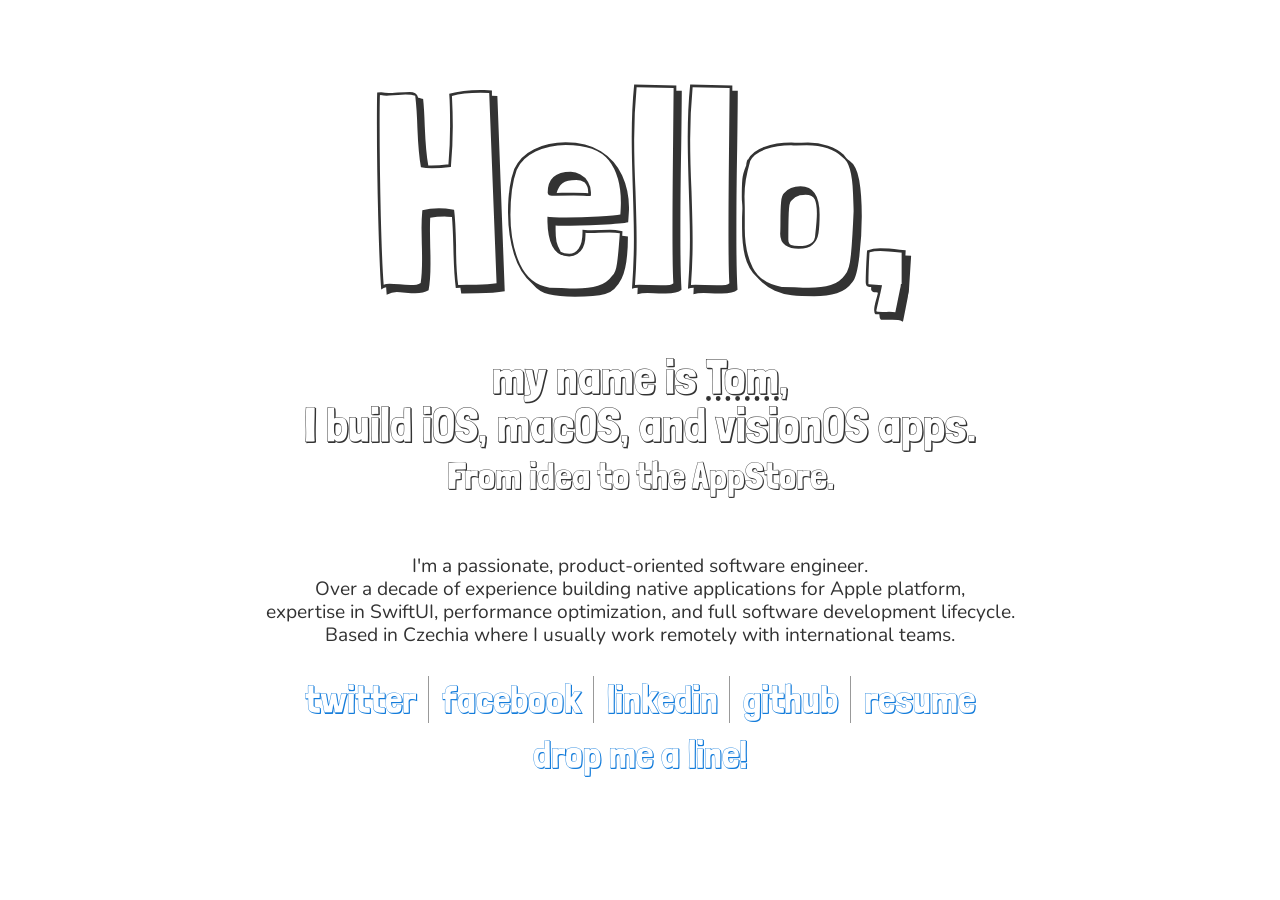
<file: index.html>
<!DOCTYPE html>
<!-- /ht Paul Irish - https://front.ie/j5OMXi -->
<!--[if lt IE 7 ]> <html class="no-js ie6" lang="en"> <![endif]-->
<!--[if IE 7 ]>    <html class="no-js ie7" lang="en"> <![endif]-->
<!--[if IE 8 ]>    <html class="no-js ie8" lang="en"> <![endif]-->
<!--[if (gte IE 9)|!(IE)]><!--> <html class="no-js" lang="en"> <!--<![endif]-->
  <head>
    <meta charset="utf-8">
    <title>Tom Kraina</title>
    
    <!-- /ht Andy Clarke - https://front.ie/lkCwyf -->
    <meta http-equiv="cleartype" content="on">
    <meta http-equiv="X-UA-Compatible" content="IE=edge,chrome=1">
    <meta name="viewport" content="width=device-width, initial-scale=1.0">
    <meta name="description" content="Tom Kraina, iPhone and web applications">
    <meta name="author" content="Tom Kraina, me@tomkraina.com">

    <!-- Le styles -->
    <!-- /ht Jeremy Keith - https://front.ie/mLXiaS -->
    <link rel="stylesheet" href="css/global.css" media="all">
    <link rel="stylesheet" href="css/layout.css" media="all and (min-width: 33.236em)">
    <!-- 30em + (1.618em * 2) = 33.236em / Eliminates potential of horizontal scrolling in most cases -->
    
    <!--[if (lt IE 9) & (!IEMobile)]>
    <link rel="stylesheet" href="css/layout.css" media="all">
    <![endif]-->

    <!-- Le HTML5 shim, for IE6-8 support of HTML5 elements -->
    <!--[if lt IE 9]>
      <script src="https://html5shim.googlecode.com/svn/trunk/html5.js"></script>
    <![endif]-->

    
    <!-- Le fonts -->
    <link href='https://fonts.googleapis.com/css?family=Londrina+Sketch|Londrina+Shadow|Nunito:300,400,600,700' rel='stylesheet' type='text/css'>
  </head>

  <body>

    <div id="container" class="cf">
      
      <header>
        <h1>Hello,</h1>
        <p>
          my name is <abbr title="Tomáš Kraina">Tom</abbr>,<br/>I&nbsp;build&nbsp;<big>iOS</big>, <big>macOS</big>, and <big>visionOS</big> apps.<br/>
          <small>From idea to the AppStore.</small>
        </p>
      </header>
      
      <br/>

      <article id="main" role="main">
        I'm a passionate, product-oriented software engineer.<br/>
        Over a decade of experience building native applications for Apple platform,<br/>
        expertise in SwiftUI, performance optimization, and full software development lifecycle.<br/>
        Based in Czechia where I usually work remotely with international teams.
      </article>
      
      <nav class="links">
        <ul>
          <li><a href="https://twitter.com/krajaac">twitter</a></li>
          <li><a href="https://facebook.com/tom.kraina">facebook</a></li>
          <li><a href="https://linkedin.com/in/tomkraina">linkedin</a></li>
          <li><a href="https://github.com/tomaskraina">github</a></li>
          <li class="last"><a href="resume.html">resume</a></li>
        </ul>
      </nav>
      
      <footer>
        <address><a href="mailto:me@tomkraina.com">drop me a line!</a></address>
      </footer>
      
    </div>


    <!-- Le javascript
    ================================================== -->
    <!-- Placed at the end of the document so the pages load faster -->
    <script src="js/modernizr-1.7.min.js"></script>
    <script type="text/javascript" src="https://ajax.googleapis.com/ajax/libs/jquery/1.7/jquery.min.js"></script>

  </body>
</html>
</file>
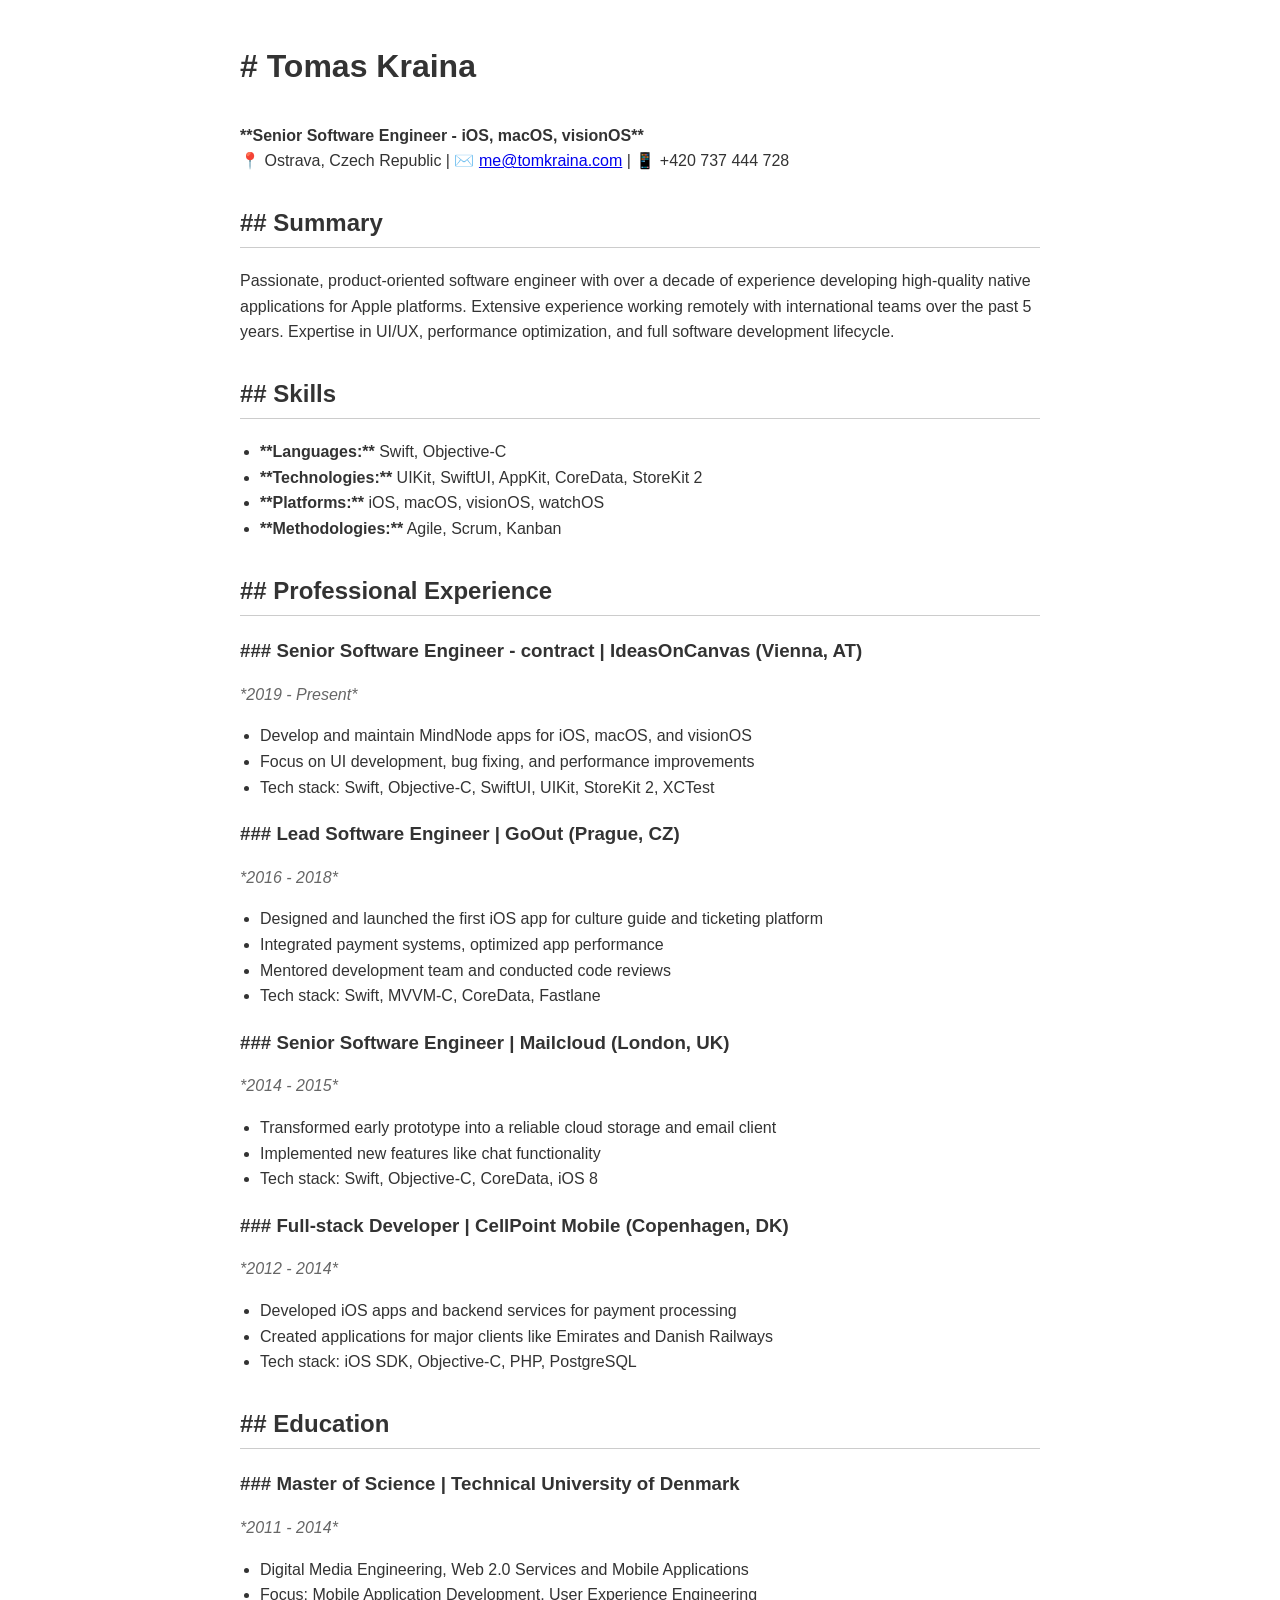
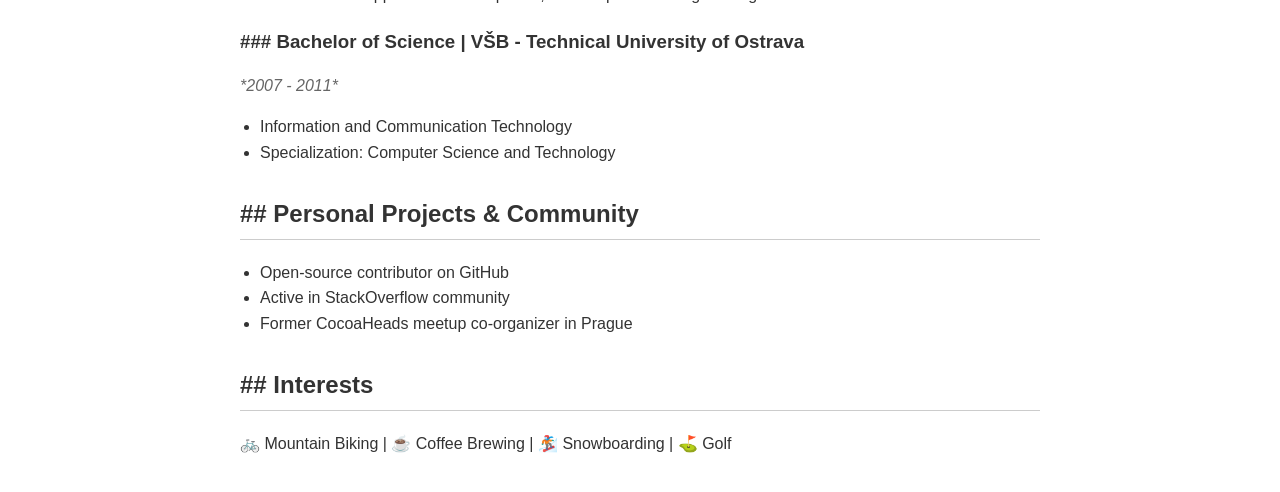
<file: resume.html>
<!DOCTYPE html>
<html lang="en">
<head>
    <meta charset="UTF-8">
    <meta name="viewport" content="width=device-width, initial-scale=1.0">
    <title>Tomáš Kraina - Software Engineer Resume</title>
    <style>
        body {
            font-family: -apple-system, BlinkMacSystemFont, 'Segoe UI', Roboto, Oxygen, Ubuntu, Cantarell, 'Open Sans', 'Helvetica Neue', sans-serif;
            line-height: 1.6;
            max-width: 800px;
            margin: 0 auto;
            padding: 20px;
            color: #333;
        }
        h1 {
            padding-bottom: 10px;
            margin-bottom: 20px;
        }
        h2 {
            border-bottom: 1px solid #ccc;
            padding-bottom: 5px;
            margin-top: 30px;
        }
        h3 {
            margin-bottom: 5px;
        }
        .contact-info {
            margin-bottom: 20px;
        }
        .summary {
            margin-bottom: 20px;
        }
        .section-title {
            font-weight: bold;
        }
        .job-title {
            color: #666;
        }
        .job-duration {
            font-style: italic;
            color: #666;
        }
        ul {
            padding-left: 20px;
        }
        .section-subtitle {
            margin-top: 5px;
            color: #666;
        }
    </style>
</head>
<body>
    <h1># Tomas Kraina</h1>
    <strong>**Senior Software Engineer - iOS, macOS, visionOS**</strong><br>
 
    <div class="contact-info">
        📍 Ostrava, Czech Republic | ✉️ <a href="mailto:me@tomkraina.com">me@tomkraina.com</a> | 📱 +420 737 444 728
    </div>

    <h2>## Summary</h2>
    <div class="summary">
        <p>Passionate, product-oriented software engineer with over a decade of experience developing high-quality native applications for Apple platforms. Extensive experience working remotely with international teams over the past 5 years. Expertise in UI/UX, performance optimization, and full software development lifecycle.</p>
    </div>

    <h2>## Skills</h2>
    <ul>
        <li><span class="section-title">**Languages:**</span> Swift, Objective-C</li>
        <li><span class="section-title">**Technologies:**</span> UIKit, SwiftUI, AppKit, CoreData, StoreKit 2</li>
        <li><span class="section-title">**Platforms:**</span> iOS, macOS, visionOS, watchOS</li>
        <li><span class="section-title">**Methodologies:**</span> Agile, Scrum, Kanban</li>
    </ul>

    <h2>## Professional Experience</h2>

    <h3>### Senior Software Engineer - contract | IdeasOnCanvas (Vienna, AT)</h3>
    <p class="job-duration">*2019 - Present*</p>
    <ul>
        <li>Develop and maintain MindNode apps for iOS, macOS, and visionOS</li>
        <li>Focus on UI development, bug fixing, and performance improvements</li>
        <li>Tech stack: Swift, Objective-C, SwiftUI, UIKit, StoreKit 2, XCTest</li>
    </ul>

    <h3>### Lead Software Engineer | GoOut (Prague, CZ)</h3>
    <p class="job-duration">*2016 - 2018*</p>
    <ul>
        <li>Designed and launched the first iOS app for culture guide and ticketing platform</li>
        <li>Integrated payment systems, optimized app performance</li>
        <li>Mentored development team and conducted code reviews</li>
        <li>Tech stack: Swift, MVVM-C, CoreData, Fastlane</li>
    </ul>

    <h3>### Senior Software Engineer | Mailcloud (London, UK)</h3>
    <p class="job-duration">*2014 - 2015*</p>
    <ul>
        <li>Transformed early prototype into a reliable cloud storage and email client</li>
        <li>Implemented new features like chat functionality</li>
        <li>Tech stack: Swift, Objective-C, CoreData, iOS 8</li>
    </ul>

    <h3>### Full-stack Developer | CellPoint Mobile (Copenhagen, DK)</h3>
    <p class="job-duration">*2012 - 2014*</p>
    <ul>
        <li>Developed iOS apps and backend services for payment processing</li>
        <li>Created applications for major clients like Emirates and Danish Railways</li>
        <li>Tech stack: iOS SDK, Objective-C, PHP, PostgreSQL</li>
    </ul>

    <h2>## Education</h2>

    <h3>### Master of Science | Technical University of Denmark</h3>
    <p class="job-duration">*2011 - 2014*</p>
    <ul>
        <li>Digital Media Engineering, Web 2.0 Services and Mobile Applications</li>
        <li>Focus: Mobile Application Development, User Experience Engineering</li>
    </ul>

    <h3>### Bachelor of Science | VŠB - Technical University of Ostrava</h3>
    <p class="job-duration">*2007 - 2011*</p>
    <ul>
        <li>Information and Communication Technology</li>
        <li>Specialization: Computer Science and Technology</li>
    </ul>

    <h2>## Personal Projects & Community</h2>
    <ul>
        <li>Open-source contributor on GitHub</li>
        <li>Active in StackOverflow community</li>
        <li>Former CocoaHeads meetup co-organizer in Prague</li>
    </ul>

    <h2>## Interests</h2>
    <p>🚲 Mountain Biking | ☕ Coffee Brewing | 🏂 Snowboarding | ⛳ Golf</p>
</body>
</html>
</file>
<file: css/global.css>
/*
Goldilocks Approach to Responsive Web Design Boilerplate

Author: Design by Front - @designbyfront
Version: 0.1
URL: https://www.goldilocksapproach.com
----------------------------------------------------------------------------------------

CONTENTS - GLOBAL.CSS
-----------------------------------------
1. RESET
2. ROOT
3. CORE TYPOGRAPHY
4. LINKS
5. GLOBAL LAYOUT & GLOBAL CUSTOM TYPOGRAPHY
6. CUSTOM LAYOUT & TYPOGRAPHY (Baby bear)
7. BROWSER AND NON-SEMANTIC STYLING

CONTENTS - LAYOUT.CSS
-----------------------------------------
8. CUSTOM LAYOUT & TYPOGRAPHY (Daddy bear)
9. CUSTOM LAYOUT & TYPOGRAPHY (Mummy bear)

*/


/* 1. RESET
----------------------------------------------------------------------------------------*/
html, body, div, span, applet, object, iframe,
h1, h2, h3, h4, h5, h6, p, blockquote, pre,
a, abbr, acronym, address, big, cite, code,
del, dfn, em, ins, kbd, q, s, samp,
small, strike, strong, sub, sup, tt, var,
b, u, i, center,
dl, dt, dd, ol, ul, li,
fieldset, form, label, legend,
table, caption, tbody, tfoot, thead, tr, th, td,
article, aside, canvas, details, embed, 
figure, figcaption, footer, hgroup, 
menu, nav, output, ruby, section, summary,
time, mark, audio, video {
  margin: 0;
  padding: 0;
  border: 0;
  font-size:100%;
  font: inherit;
  vertical-align: baseline;
  }

article, aside, details, figcaption, figure, footer, header, hgroup, menu, nav, section {
  display: block;
  }
  
  
/* 2. ROOT
----------------------------------------------------------------------------------------*/
html { 
  overflow-y: scroll;
  background: #FFF;
  }

/* /ht Ethan Marcotte - https://front.ie/l8rJaA */
img, embed, object, video { max-width: 100%; }
.ie6 img.full, .ie6 object.full, .ie6 embed, .ie6 video { width: 100%; }


/* 3. CORE TYPOGRAPHY
----------------------------------------------------------------------------------------*/
body {
  font-family: Georgia, "Times New Roman", serif;
  font-size: 1em;
  line-height: 1.618em;
  color: #333;
  }

h1, h2, h3, h4, h5, h6 {
  margin-bottom: 0.809em;
  line-height: 1em;
  }

p, ul, ol, dl, blockquote {
    font-size: 1em;
    line-height: 1.618em;
    margin-bottom: 1.618em; 
    max-width: 30em; /* Optimal width for long-form text */
  }

ul { list-style-type: disc; margin-left: 1.618em; }
ol { list-style-type: decimal; margin-left: 1.618em; }
nav ul, nav ol { list-style: none; margin: 0; padding: 0;}

b, strong { font-weight: bold; }
i, em { font-style: italic; }
small { font-size: 80%; }


/* 4. LINKS
----------------------------------------------------------------------------------------*/
a, a:visited { outline: none; color: #439BBD; text-decoration: underline; }  
a:hover { outline: none; text-decoration:none; }  
a:active, a:focus { outline: none; }


/* 5. GLOBAL LAYOUT & GLOBAL CUSTOM TYPOGRAPHY
----------------------------------------------------------------------------------------*/
header, article, nav, footer {
  font-family: 'Londrina Shadow', serif;
  text-align: center;
}


/* 6. CUSTOM LAYOUT & TYPOGRAPHY (Baby bear)
----------------------------------------------------------------------------------------*/
#container {
    padding: 0.809em;
    max-width: 30em;
    margin: auto;
  }

aside { width: 100%; }

h1 {
  font-size: 9em;
  line-height: 1.2em;
  margin-bottom: 0em;
}

article {
  font-size: 2.8em;
  line-height: 1.0em;
}

article big {
  font-size: 109%;
}

nav {
  margin-top: 1.5em;
}
nav li, footer address {
  font-size: 3.0em;
  line-height: 1.0em;
}

a:link, a:visited, a:active a:hover {
  display: block;
  width: 100%;
  margin-top: 0.2em;
  padding-top: 0.1em;
  padding-bottom: 0.2em;
  color: #FFF;
  background-color: #137CDB;
  border-radius: 8px;
  text-decoration: none;
}

a:active {
  color: #137CDB;
  background-color: #fff;
}

footer {
  margin-bottom: 1.0em;
}

/* 7. BROWSER AND NON-SEMANTIC STYLING
----------------------------------------------------------------------------------------*/
.cf:before, .cf:after { content: ""; display: block; }
.cf:after { clear: both; }
.ie6 .cf { zoom: 1 }
</file>
<file: css/layout.css>
/* 8. CUSTOM LAYOUT & TYPOGRAPHY (Daddy bear)
----------------------------------------------------------------------------------------*/
#container {
	padding: 1.618em;
	margin: 0 auto; 
	max-width: 60em;
	}
	
h1 {
	font-size: 17em;
}

header p {
  margin: 0 auto;
  font-size: 3.0em;
  line-height: 1.0em;
}

article {
	font-family: 'Nunito', sans-serif;
  font-size: 1.2em;
  line-height: 1.2em;
  margin: 1.5em 0;
}

article big {
  font-size: 130%;
}

nav {
	margin-top: 1.0em;
}

nav ul {
	max-width: 60em;
	list-style-type: none;
	text-align: center;
	margin: 0 auto;
}

nav li, footer address {
	font-size: 2.45em;
	line-height: 1.2em;
	margin-bottom: 0.2em;
}
nav ul li {
	display: inline-block;
	padding-right: 0.3em;
	margin-right: 0.25em;
	border-right: 0.05em #999 solid;
}

nav ul li.last {
	border: none;
	margin: 0;
	padding: 0;
}

a:link, a:visited, a:active a:hover {
  display: inline;
  padding-bottom: 0.5em;
  background-color: #fff;
  color: #137CDB;
  text-decoration: none;
}

a:active {
  color: #137CDB;
  background-color: #fff;
}

/* 9. CUSTOM LAYOUT & TYPOGRAPHY (Mummy bear)
----------------------------------------------------------------------------------------*/
@media screen and (min-width: 30em) and (max-width: 63.236em) {

#container { width: 30em; }

h1 {
	font-size: 15em;
}

article {
  font-size: 2.7em;
  /*line-height: 1.2em;*/
  margin-top: -0.6em;
}

article big {
  font-size: 135%;
}

nav li, footer address {
	font-size: 2.2em;
	line-height: 1.2em;
	margin-bottom: 0.2em;
}

}
</file>
